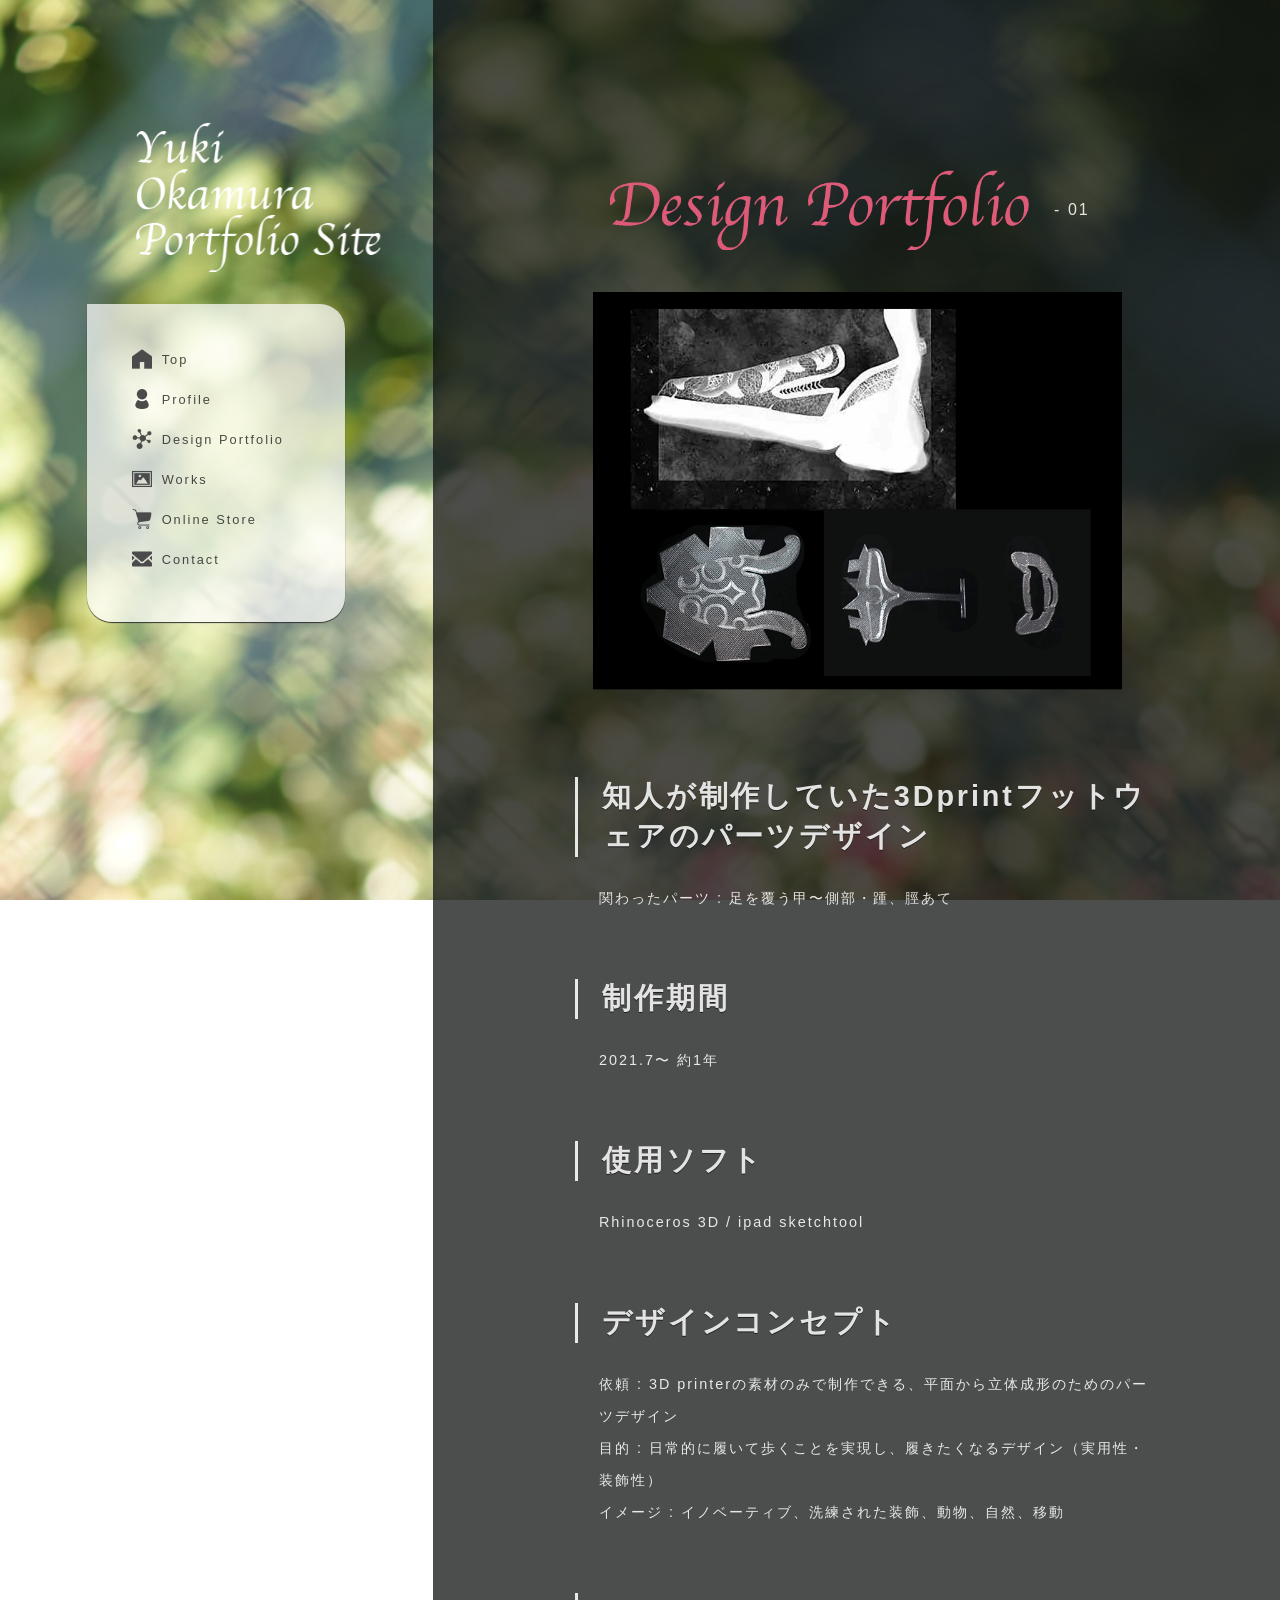
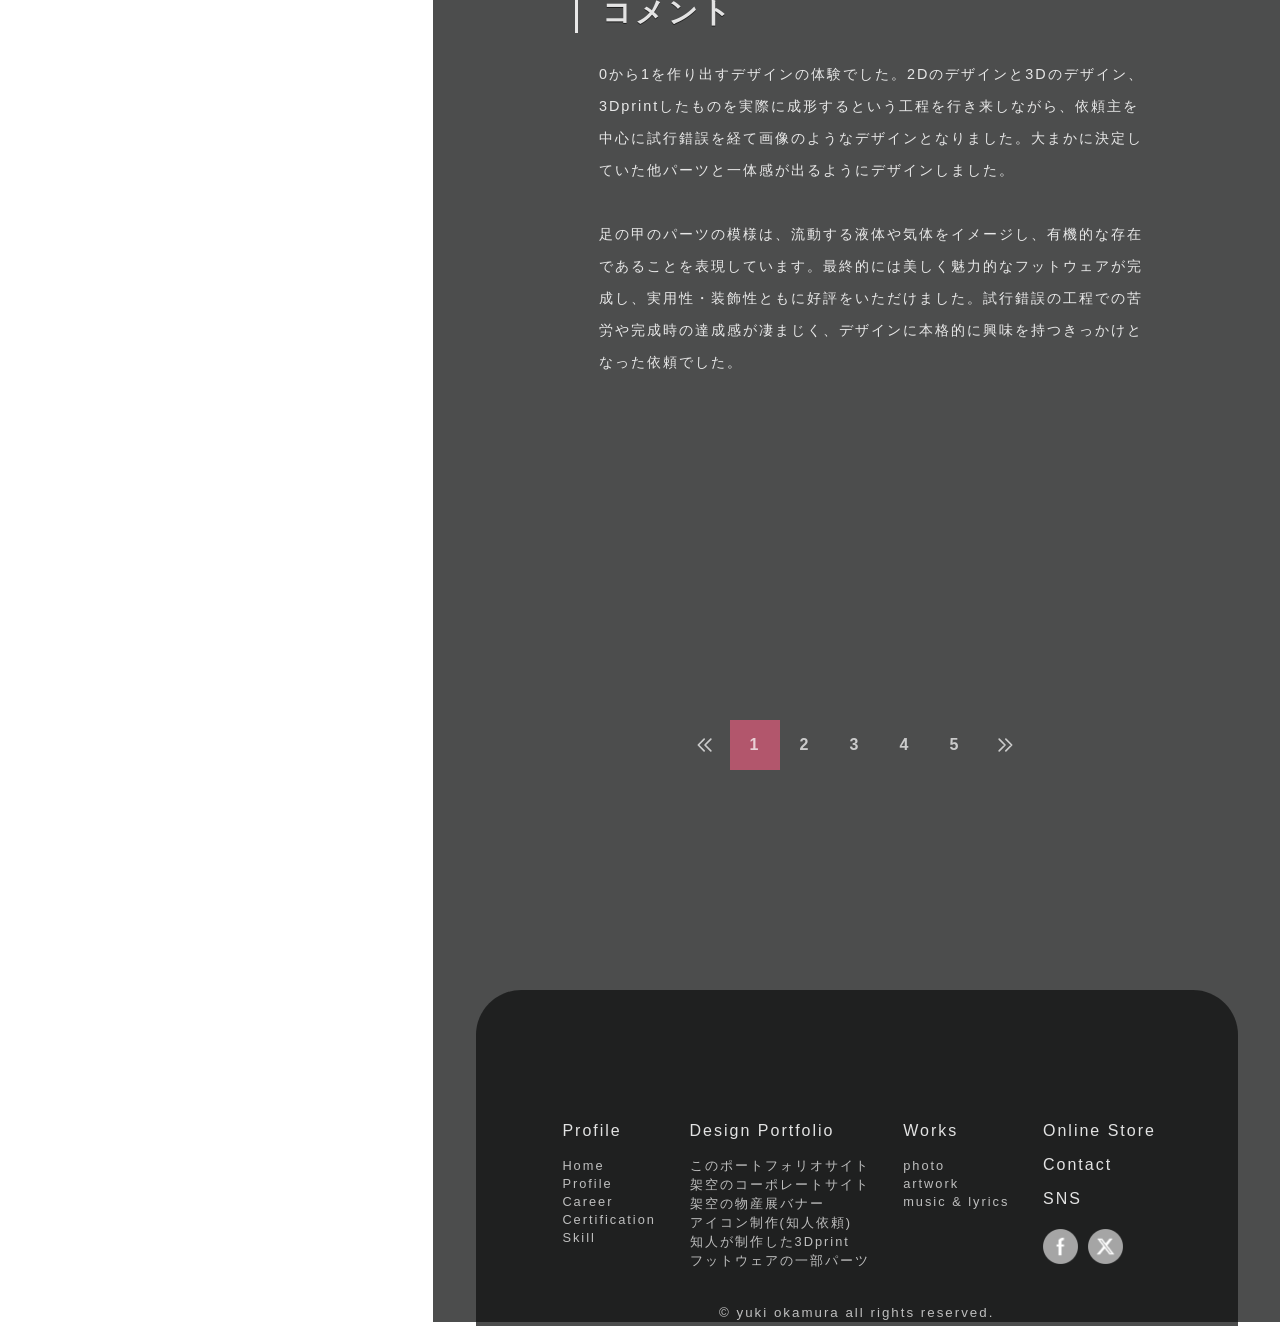
<file: portfolio_pages01.html>
<!DOCTYPE html>
<html lang="ja">

<head>
    <meta charset="UTF-8">
    <meta name="viewport" conetnt="width=device-width,initial-scale=1">
    <title>Yuki Okamura Portfolio site</title>
    <meta name="description"content="Yuki Okamuraのポートフォリオサイト">
    <meta name="author" content="Yuki Okamura">
    <meta name="keywords" content="岡村有希, OkamuraYuki, ポートフォリオサイト, Webデザイン">
    <link href="css/style.css" rel="stylesheet">
    <script src="js/script.js" defer></script>
</head>

<!--ここからページの内容を書きます-->
<body>
    <div id="loading">
        <img src="images/loading.png" alt="ローディング">
        <div id="loading-screen"></div>        
    </div> 
    <div id="main-backimg"></div>
    <div id="grid">
        <!--ヘッダー-->  
        <header id="header">
            <div id="title"></div>
            <nav id="g-nav">
                <div class="Toggle"><span></span><span></span><span></span></div>
                <div class="menu">
                    <ul>
                        <li><img src="images/icon_top.png" alt="topのアイコン"><a href="index.html">Top</a></li>
                        <li><img src="images/icon_prof.png" alt="profileのアイコン"><a href="#sec01">Profile</a></li>
                        <li><img src="images/icon_design.png" alt="designのアイコン"><a href="#sec02">Design Portfolio</a></li>
                        <li><img src="images/icon_works.png" alt="worksのアイコン"><a href="#sec03">Works</a></li>
                        <li><img src="images/icon_shop.png" alt="shopのアイコン"><a href="#sec04">Online Store</a></li>
                        <li><img src="images/icon_meil.png" alt="meilのアイコン"><a href="#sec05">Contact</a></li>
                    <ul>
                </div>
            </nav>
        </header>
        <!--メイン-->
        <main id="main">
            <section id="design-portfolio">
                <div class="design-title"><h2>DESIGN PORTFOLIO</h2><img id="designportfolio-img" src="images/designportfolio.png"><p>- 01</p></div>
                <img class="footwear-top" src="images/footwear_top.png" alt="フットウェアの一部デザイン">
                <div class="text-conteiner">
                    <ul>
                        <li><span>知人が制作していた3Dprintフットウェアのパーツデザイン</span></li>
                            <p>関わったパーツ : 足を覆う甲〜側部・踵、脛あて</p>
                        <li><span>制作期間</span></li>
                            <p>2021.7〜 約1年</p>
                        <li><span>使用ソフト</span></li>
                            <p>Rhinoceros 3D / ipad sketchtool</p>
                        <li><span>デザインコンセプト</span></li>
                            <p>依頼 : 3D printerの素材のみで制作できる、平面から立体成形のためのパーツデザイン
                            <br>目的 : 日常的に履いて歩くことを実現し、履きたくなるデザイン（実用性・装飾性）
                            <br>イメージ : イノベーティブ、洗練された装飾、動物、自然、移動</p>
                        <li><span>コメント</span></li>
                            <p>0から1を作り出すデザインの体験でした。2Dのデザインと3Dのデザイン、3Dprintしたものを実際に成形するという工程を行き来しながら、依頼主を中心に試行錯誤を経て画像のようなデザインとなりました。大まかに決定していた他パーツと一体感が出るようにデザインしました。
                            <br><br>足の甲のパーツの模様は、流動する液体や気体をイメージし、有機的な存在であることを表現しています。最終的には美しく魅力的なフットウェアが完成し、実用性・装飾性ともに好評をいただけました。試行錯誤の工程での苦労や完成時の達成感が凄まじく、デザインに本格的に興味を持つきっかけとなった依頼でした。</p>
                    </ul>
                </div>
                <ul class="Pagination">
                    <li class="Pagination-Item">
                        <a class="Pagination-Item-Link" href="portfolio_pages05.html">
                            <svg xmlns="https://www.w3.org/2000/svg" class="Pagination-Item-Link-Icon" fill="none" viewBox="0 0 24 24" stroke="currentColor" stroke-width="2">
                                <path stroke-linecap="round" stroke-linejoin="round" d="M11 19l-7-7 7-7m8 14l-7-7 7-7" />
                            </svg>
                        </a>
                    </li>
                    <li class="Pagination-Item">
                        <a class="Pagination-Item-Link isActive" href="portfolio_pages01.html"><span>1</span></a>
                    </li>
                    <li class="Pagination-Item">
                        <a class="Pagination-Item-Link" href="portfolio_pages02.html"><span>2</span></a>
                    </li>
                    <li class="Pagination-Item">
                        <a class="Pagination-Item-Link" href="portfolio_pages03.html"><span>3</span></a>
                    </li>
                    <li class="Pagination-Item">
                       <a class="Pagination-Item-Link" href="portfolio_pages04.html"><span>4</span></a>
                    </li>
                    <li class="Pagination-Item">
                        <a class="Pagination-Item-Link" href="portfolio_pages05.html"><span>5</span></a>
                    </li>
                    <li class="Pagination-Item">
                        <a class="Pagination-Item-Link" href="portfolio_pages02.html">
                            <svg xmlns="https://www.w3.org/2000/svg" class="Pagination-Item-Link-Icon" fill="none" viewBox="0 0 24 24" stroke="currentColor" stroke-width="2">
                                <path stroke-linecap="round" stroke-linejoin="round" d="M13 5l7 7-7 7M5 5l7 7-7 7" />
                            </svg>
                        </a>
                    </li>
                </ul>
            </section>
            <!--フッター--> 
            <footer id="footer">
                <ul class="footer-nav">
                    <li>
                        <p><a href="#sec01">Profile</a></p>
                        <ul class="footnav-child">
                            <li><p><a href="index.html">Home</a></p></li>
                            <li><p><a href="#sec01">Profile</a></p></li>
                            <li><p><a href="#sec01">Career</a></p></li>
                            <li><p><a href="#sec01">Certification</a></p></li>
                            <li><p><a href="#sec01">Skill</a></p></li>
                        </ul>
                    </li>
                    <li>
                        <p><a href="#sec02">Design Portfolio</a></p>
                        <ul class="footnav-child">
                            <li><p><a href="portfolio_pages05.html" target="_blank">このポートフォリオサイト</a></p></li>
                            <li><p><a href="portfolio_pages04.html" target="_blank">架空のコーポレートサイト</a></p></li>
                            <li><p><a href="portfolio_pages03.html" target="_blank">架空の物産展バナー</a></p></li>
                            <li><p><a href="portfolio_pages02.html" target="_blank">アイコン制作(知人依頼)</a></p></li>
                            <li><p><a href="portfolio_pages01.html" target="_blank">知人が制作した3Dprint<br>フットウェアの一部パーツ</a></p></li>
                        </ul>
                    </li>
                    <li>
                        <p><a href="#sec03">Works</a></p>
                        <ul class="footnav-child">
                            <li><p><a href="works_page.html#works-photo" target="_blank">photo</a></p></li>
                            <li><p><a href="works_page.html#works-artwork" target="_blank">artwork</a></p></li>
                            <li><p><a href="works_page.html#works-music" target="_blank">music & lyrics</a></p></li>
                        </ul>
                    </li>
                    <li>
                        <p><a href="#sec04">Online Store</a></p>
                        <p><a href="#sec05">Contact</a></p>   
                        <p>SNS</p>              
                        <div class="sns-btn">
                            <a href="https://www.facebook.com/profile.php?id=61552574230541" target="_blank" rel="noopener noreferrer"><img src="images/icon_fb.png" alt="facebook"></a>
                            <a href="https://twitter.com/oka0yuki" target="_blank" rel="noopener noreferrer"><img src="images/icon_X.png" alt="X" loading="lazy"></a>
                        </div>
                    </li>
                </ul>
                <p class="footer-copy"><small>&copy; yuki okamura all rights reserved.</small></p>
            </footer> 
        </main>
    </div>
</body>
</html>
</file>
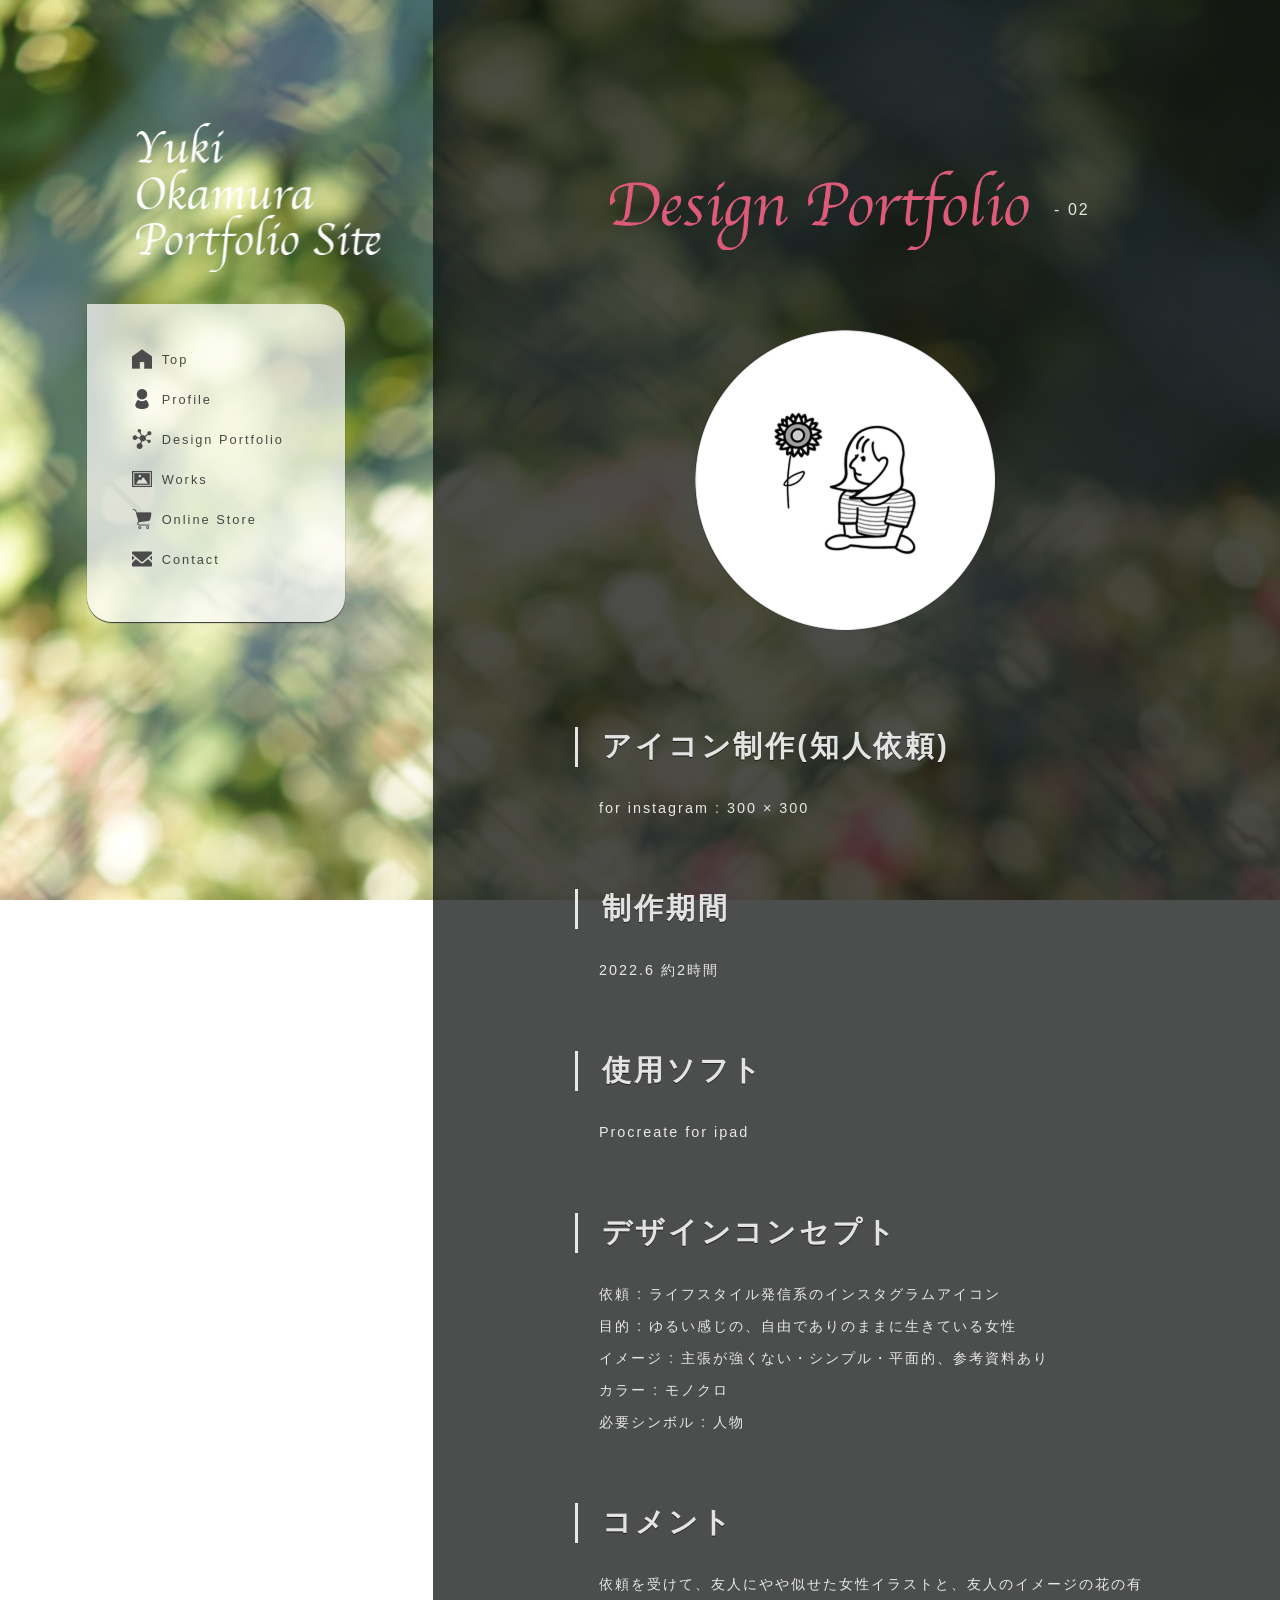
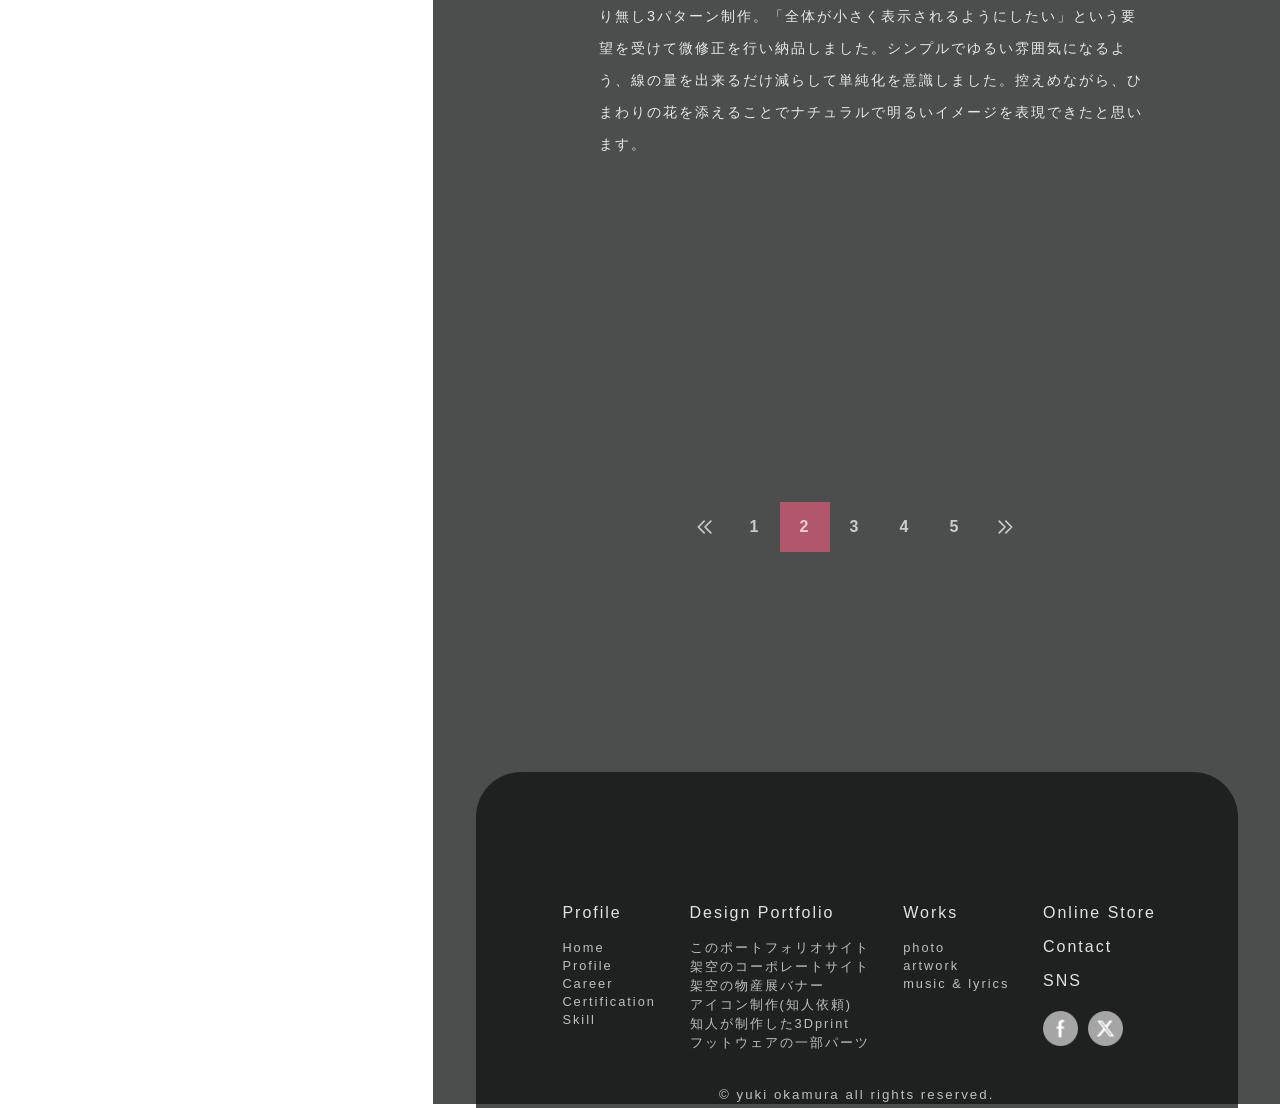
<file: portfolio_pages02.html>
<!DOCTYPE html>
<html lang="ja">

<head>
    <meta charset="UTF-8">
    <meta name="viewport" conetnt="width=device-width,initial-scale=1">
    <title>Yuki Okamura Portfolio site</title>
    <meta name="description"content="Yuki Okamuraのポートフォリオサイト">
    <meta name="author" content="Yuki Okamura">
    <meta name="keywords" content="岡村有希, OkamuraYuki, ポートフォリオサイト, Webデザイン">
    <link href="css/style.css" rel="stylesheet">
    <script src="js/script.js" defer></script>
</head>

<!--ここからページの内容を書きます-->
<body>
    <div id="loading">
        <img src="images/loading.png" alt="ローディング">
        <div id="loading-screen"></div>        
    </div> 
    <div id="main-backimg"></div>
    <div id="grid">
        <!--ヘッダー-->  
        <header id="header">
            <div id="title"></div>
            <nav id="g-nav">
                <div class="Toggle"><span></span><span></span><span></span></div>
                <div class="menu">
                    <ul>
                        <li><img src="images/icon_top.png" alt="topのアイコン"><a href="index.html">Top</a></li>
                        <li><img src="images/icon_prof.png" alt="profileのアイコン"><a href="#sec01">Profile</a></li>
                        <li><img src="images/icon_design.png" alt="designのアイコン"><a href="#sec02">Design Portfolio</a></li>
                        <li><img src="images/icon_works.png" alt="worksのアイコン"><a href="#sec03">Works</a></li>
                        <li><img src="images/icon_shop.png" alt="shopのアイコン"><a href="#sec04">Online Store</a></li>
                        <li><img src="images/icon_meil.png" alt="meilのアイコン"><a href="#sec05">Contact</a></li>
                    <ul>
                </div>
            </nav>
        </header>
        <!--メイン-->
        <main id="main">
            <section id="design-portfolio">
                <div class="design-title">
                    <h2>DESIGN PORTFOLIO</h2>
                    <img id="designportfolio-img" src="images/designportfolio.png"><p>- 02</p>
                </div>
                <img class="icon-top" src="images/icon-top.png" alt="アイコンのポートフォリオ">
                <div class="text-conteiner">
                    <ul>
                        <li><span>アイコン制作(知人依頼)</span></li>
                            <p>for instagram : 300 × 300</p>
                        <li><span>制作期間</span></li>
                            <p>2022.6 約2時間</p>
                        <li><span>使用ソフト</span></li>
                            <p>Procreate for ipad</p>
                        <li><span>デザインコンセプト</span></li>
                            <p>依頼 : ライフスタイル発信系のインスタグラムアイコン
                                <br>目的 : ゆるい感じの、自由でありのままに生きている女性
                                <br>イメージ : 主張が強くない・シンプル・平面的、参考資料あり
                                <br>カラー : モノクロ
                                <br>必要シンボル : 人物
                            </p>
                        <li><span>コメント</span></li>
                            <p>依頼を受けて、友人にやや似せた女性イラストと、友人のイメージの花の有り無し3パターン制作。「全体が小さく表示されるようにしたい」という要望を受けて微修正を行い納品しました。シンプルでゆるい雰囲気になるよう、線の量を出来るだけ減らして単純化を意識しました。控えめながら、ひまわりの花を添えることでナチュラルで明るいイメージを表現できたと思います。</p>
                    </ul>
                </div>
                <ul class="Pagination">
                    <li class="Pagination-Item">
                        <a class="Pagination-Item-Link" href="portfolio_pages05.html">
                            <svg xmlns="https://www.w3.org/2000/svg" class="Pagination-Item-Link-Icon" fill="none" viewBox="0 0 24 24" stroke="currentColor" stroke-width="2">
                                <path stroke-linecap="round" stroke-linejoin="round" d="M11 19l-7-7 7-7m8 14l-7-7 7-7" />
                            </svg>
                        </a>
                    </li>
                    <li class="Pagination-Item">
                        <a class="Pagination-Item-Link" href="portfolio_pages01.html"><span>1</span></a>
                    </li>
                    <li class="Pagination-Item">
                        <a class="Pagination-Item-Link isActive" href="portfolio_pages02.html"><span>2</span></a>
                    </li>
                    <li class="Pagination-Item">
                        <a class="Pagination-Item-Link" href="portfolio_pages03.html"><span>3</span></a>
                    </li>
                    <li class="Pagination-Item">
                        <a class="Pagination-Item-Link" href="portfolio_pages04.html"><span>4</span></a>
                    </li>
                    <li class="Pagination-Item">
                        <a class="Pagination-Item-Link" href="portfolio_pages05.html"><span>5</span></a>
                    </li>
                    <li class="Pagination-Item">
                        <a class="Pagination-Item-Link" href="portfolio_pages03.html">
                            <svg xmlns="https://www.w3.org/2000/svg" class="Pagination-Item-Link-Icon" fill="none" viewBox="0 0 24 24" stroke="currentColor" stroke-width="2">
                                <path stroke-linecap="round" stroke-linejoin="round" d="M13 5l7 7-7 7M5 5l7 7-7 7" />
                            </svg>
                        </a>
                    </li>
                </ul>
            </section>            <!--フッター--> 
            <footer id="footer">
                <ul class="footer-nav">
                    <li>
                        <p><a href="#sec01">Profile</a></p>
                        <ul class="footnav-child">
                            <li><p><a href="index.html">Home</a></p></li>
                            <li><p><a href="#sec01">Profile</a></p></li>
                            <li><p><a href="#sec01">Career</a></p></li>
                            <li><p><a href="#sec01">Certification</a></p></li>
                            <li><p><a href="#sec01">Skill</a></p></li>
                        </ul>
                    </li>
                    <li>
                        <p><a href="#sec02">Design Portfolio</a></p>
                        <ul class="footnav-child">
                            <li><p><a href="portfolio_pages05.html" target="_blank">このポートフォリオサイト</a></p></li>
                            <li><p><a href="portfolio_pages04.html" target="_blank">架空のコーポレートサイト</a></p></li>
                            <li><p><a href="portfolio_pages03.html" target="_blank">架空の物産展バナー</a></p></li>
                            <li><p><a href="portfolio_pages02.html" target="_blank">アイコン制作(知人依頼)</a></p></li>
                            <li><p><a href="portfolio_pages01.html" target="_blank">知人が制作した3Dprint<br>フットウェアの一部パーツ</a></p></li>
                        </ul>
                    </li>
                    <li>
                        <p><a href="#sec03">Works</a></p>
                        <ul class="footnav-child">
                            <li><p><a href="works_page.html#works-photo" target="_blank">photo</a></p></li>
                            <li><p><a href="works_page.html#works-artwork" target="_blank">artwork</a></p></li>
                            <li><p><a href="works_page.html#works-music" target="_blank">music & lyrics</a></p></li>
                        </ul>
                    </li>
                    <li>
                        <p><a href="#sec04">Online Store</a></p>
                        <p><a href="#sec05">Contact</a></p>   
                        <p>SNS</p>              
                        <div class="sns-btn">
                            <a href="https://www.facebook.com/profile.php?id=61552574230541" target="_blank" rel="noopener noreferrer"><img src="images/icon_fb.png" alt="facebook"></a>
                            <a href="https://twitter.com/oka0yuki" target="_blank" rel="noopener noreferrer"><img src="images/icon_X.png" alt="X" loading="lazy"></a>
                        </div>
                    </li>
                </ul>
                <p class="footer-copy"><small>&copy; yuki okamura all rights reserved.</small></p>
            </footer> 
        </main>
    </div>
</body>
</html>
</file>
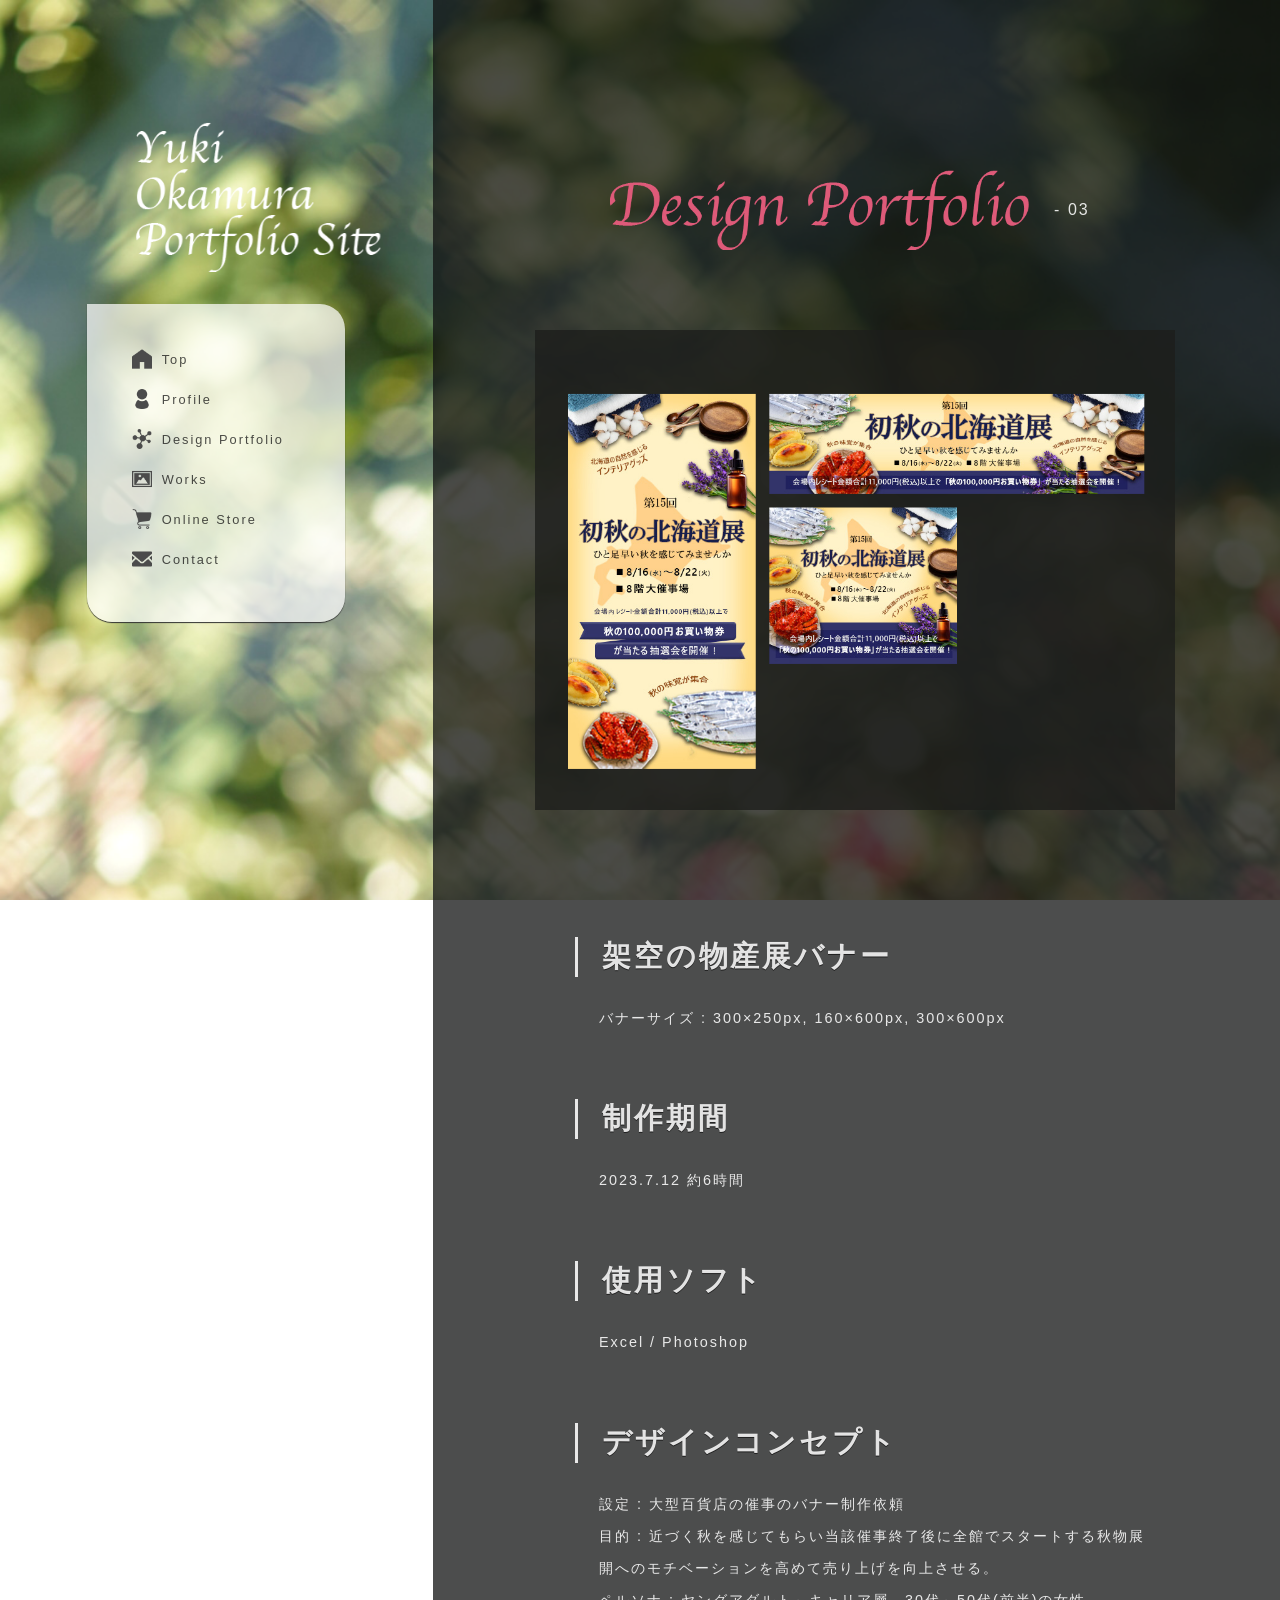
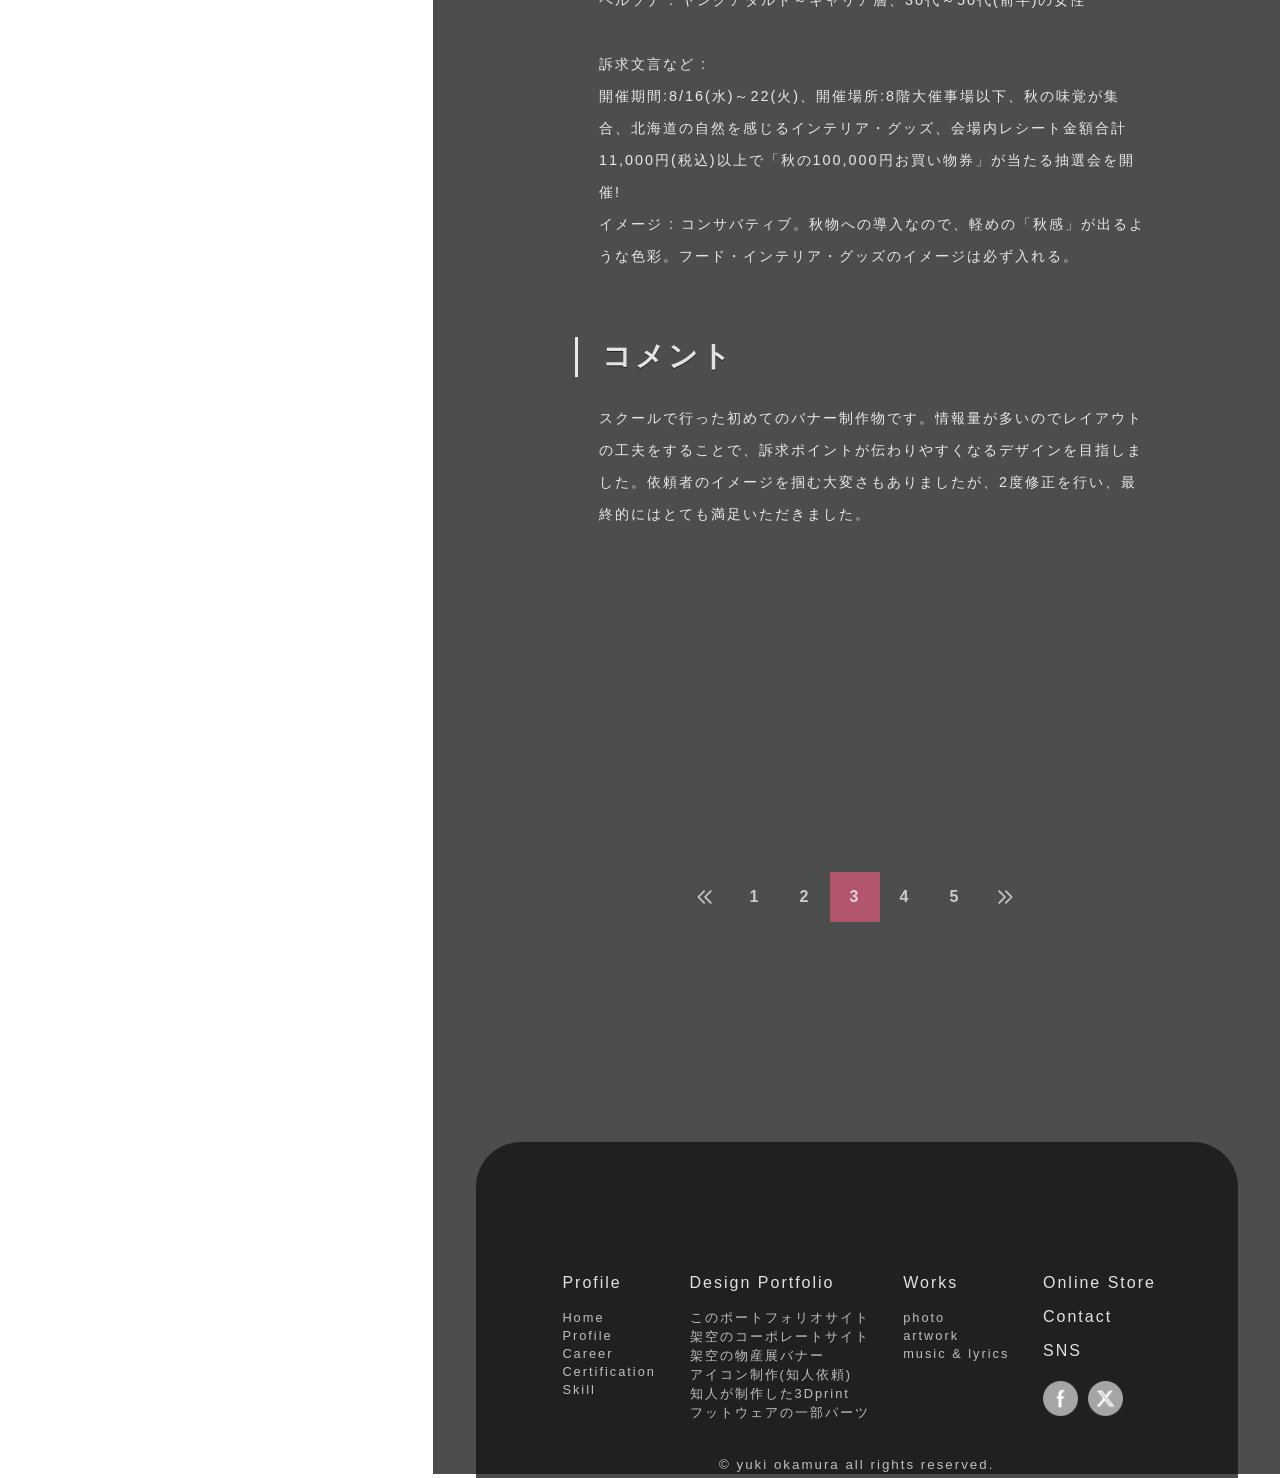
<file: portfolio_pages03.html>
<!DOCTYPE html>
<html lang="ja">

<head>
    <meta charset="UTF-8">
    <meta name="viewport" conetnt="width=device-width,initial-scale=1">
    <title>Yuki Okamura Portfolio site</title>
    <meta name="description"content="Yuki Okamuraのポートフォリオサイト">
    <meta name="author" content="Yuki Okamura">
    <meta name="keywords" content="岡村有希, OkamuraYuki, ポートフォリオサイト, Webデザイン">
    <link href="css/style.css" rel="stylesheet">
    <script src="js/script.js" defer></script>
</head>

<!--ここからページの内容を書きます-->
<body>
    <div id="loading">
        <img src="images/loading.png" alt="ローディング">
        <div id="loading-screen"></div>        
    </div> 
    <div id="main-backimg"></div>
    <div id="grid">
        <!--ヘッダー-->  
        <header id="header">
            <div id="title"></div>
            <nav id="g-nav">
                <div class="Toggle"><span></span><span></span><span></span></div>
                <div class="menu">
                    <ul>
                        <li><img src="images/icon_top.png" alt="topのアイコン"><a href="index.html">Top</a></li>
                        <li><img src="images/icon_prof.png" alt="profileのアイコン"><a href="#sec01">Profile</a></li>
                        <li><img src="images/icon_design.png" alt="designのアイコン"><a href="#sec02">Design Portfolio</a></li>
                        <li><img src="images/icon_works.png" alt="worksのアイコン"><a href="#sec03">Works</a></li>
                        <li><img src="images/icon_shop.png" alt="shopのアイコン"><a href="#sec04">Online Store</a></li>
                        <li><img src="images/icon_meil.png" alt="meilのアイコン"><a href="#sec05">Contact</a></li>
                    <ul>
                </div>
            </nav>
        </header>
        <!--メイン-->
        <main id="main">
            <section id="design-portfolio">
                <div class="design-title"><h2>DESIGN PORTFOLIO</h2><img id="designportfolio-img" src="images/designportfolio.png"><p>- 03</p></div>
                <img class="banner-top" src="images/banner_top.png" alt="架空の物産展バナー画像">
                <div class="text-conteiner">
                    <ul>
                        <li><span>架空の物産展バナー</span></li>
                            <p>バナーサイズ : 300×250px, 160×600px, 300×600px</p>
                        <li><span>制作期間</span></li>
                            <p>2023.7.12 約6時間</p>
                        <li><span>使用ソフト</span></li>
                            <p>Excel / Photoshop</p>
                        <li><span>デザインコンセプト</span></li>
                            <p>設定 : 大型百貨店の催事のバナー制作依頼
                            <br>目的 : 近づく秋を感じてもらい当該催事終了後に全館でスタートする秋物展開へのモチベーションを高めて売り上げを向上させる。
                            <br>ペルソナ : ヤングアダルト～キャリア層、30代～50代(前半)の女性
                            <br>
                            <br>訴求文言など : 
                            <br>開催期間:8/16(水)～22(火)、開催場所:8階大催事場以下、秋の味覚が集合、北海道の自然を感じるインテリア・グッズ、会場内レシート金額合計11,000円(税込)以上で「秋の100,000円お買い物券」が当たる抽選会を開催!
                            <br>イメージ : コンサバティブ。秋物への導入なので、軽めの「秋感」が出るような色彩。フード・インテリア・グッズのイメージは必ず入れる。</p>
                        <li><span>コメント</span></li>
                            <p>スクールで行った初めてのバナー制作物です。情報量が多いのでレイアウトの工夫をすることで、訴求ポイントが伝わりやすくなるデザインを目指しました。依頼者のイメージを掴む大変さもありましたが、2度修正を行い、最終的にはとても満足いただきました。</p>
                    </ul>
                </div>
                <ul class="Pagination">
                    <li class="Pagination-Item">
                        <a class="Pagination-Item-Link" href="portfolio_pages02.html">
                            <svg xmlns="https://www.w3.org/2000/svg" class="Pagination-Item-Link-Icon" fill="none" viewBox="0 0 24 24" stroke="currentColor" stroke-width="2">
                                <path stroke-linecap="round" stroke-linejoin="round" d="M11 19l-7-7 7-7m8 14l-7-7 7-7" />
                            </svg>
                        </a>
                    </li>
                    <li class="Pagination-Item">
                        <a class="Pagination-Item-Link" href="portfolio_pages01.html"><span>1</span></a>
                    </li>
                    <li class="Pagination-Item">
                        <a class="Pagination-Item-Link" href="portfolio_pages02.html"><span>2</span></a>
                    </li>
                    <li class="Pagination-Item">
                        <a class="Pagination-Item-Link isActive" href="portfolio_pages03.html"><span>3</span></a>
                    </li>
                    <li class="Pagination-Item">
                        <a class="Pagination-Item-Link" href="portfolio_pages04.html"><span>4</span></a>
                    </li>
                    <li class="Pagination-Item">
                        <a class="Pagination-Item-Link" href="portfolio_pages05.html"><span>5</span></a>
                    </li>
                    <li class="Pagination-Item">
                        <a class="Pagination-Item-Link" href="portfolio_pages04.html">
                            <svg xmlns="https://www.w3.org/2000/svg" class="Pagination-Item-Link-Icon" fill="none" viewBox="0 0 24 24" stroke="currentColor" stroke-width="2">
                                <path stroke-linecap="round" stroke-linejoin="round" d="M13 5l7 7-7 7M5 5l7 7-7 7" />
                            </svg>
                        </a>
                    </li>
                </ul>
            </section>
            <!--フッター--> 
            <footer id="footer">
                <ul class="footer-nav">
                    <li>
                        <p><a href="#sec01">Profile</a></p>
                        <ul class="footnav-child">
                            <li><p><a href="index.html">Home</a></p></li>
                            <li><p><a href="#sec01">Profile</a></p></li>
                            <li><p><a href="#sec01">Career</a></p></li>
                            <li><p><a href="#sec01">Certification</a></p></li>
                            <li><p><a href="#sec01">Skill</a></p></li>
                        </ul>
                    </li>
                    <li>
                        <p><a href="#sec02">Design Portfolio</a></p>
                        <ul class="footnav-child">
                            <li><p><a href="portfolio_pages05.html" target="_blank">このポートフォリオサイト</a></p></li>
                            <li><p><a href="portfolio_pages04.html" target="_blank">架空のコーポレートサイト</a></p></li>
                            <li><p><a href="portfolio_pages03.html" target="_blank">架空の物産展バナー</a></p></li>
                            <li><p><a href="portfolio_pages02.html" target="_blank">アイコン制作(知人依頼)</a></p></li>
                            <li><p><a href="portfolio_pages01.html" target="_blank">知人が制作した3Dprint<br>フットウェアの一部パーツ</a></p></li>
                        </ul>
                    </li>
                    <li>
                        <p><a href="#sec03">Works</a></p>
                        <ul class="footnav-child">
                            <li><p><a href="works_page.html#works-photo" target="_blank">photo</a></p></li>
                            <li><p><a href="works_page.html#works-artwork" target="_blank">artwork</a></p></li>
                            <li><p><a href="works_page.html#works-music" target="_blank">music & lyrics</a></p></li>
                        </ul>
                    </li>
                    <li>
                        <p><a href="#sec04">Online Store</a></p>
                        <p><a href="#sec05">Contact</a></p>   
                        <p>SNS</p>              
                        <div class="sns-btn">
                            <a href="https://www.facebook.com/profile.php?id=61552574230541" target="_blank" rel="noopener noreferrer"><img src="images/icon_fb.png" alt="facebook"></a>
                            <a href="https://twitter.com/oka0yuki" target="_blank" rel="noopener noreferrer"><img src="images/icon_X.png" alt="X" loading="lazy"></a>
                        </div>
                    </li>
                </ul>
                <p class="footer-copy"><small>&copy; yuki okamura all rights reserved.</small></p>
            </footer> 
        </main>
    </div>
</body>
</html>
</file>
<file: css/style.css>
/*
VARIANT
============================================ */
:root {
    --white: #ffffffdf; 
    --semiwhite: #ffffffb6;
    --black: #000000;
    --semiblack: #111212bf;
    --gray: #333333;
    --pink: #de5a79b1;
}

/*
GENERAL STYLING
============================================ */
body {
    width: 100vw;
    height: 100%;
    overflow-x: hidden;
    margin: 0;
    padding: 0;
    font-family:'メイリオ', 'Meiryo','MS ゴシック','Hiragino Kaku Gothic ProN','ヒラギノ角ゴ ProN W3',sans-serif;
}

h1, h2 {
    display: none;
}

p {
    color: var(--white);
    font-size: 16px;
    letter-spacing: 2px;
    overflow-wrap: break-word;
}

li {
    list-style: none;
    color: var(--white);
}

a {
    color: var(--white);
    text-decoration: none;
    font-size: 1rem;
    letter-spacing: 2px;
}

a:hover {
    text-decoration: underline var(--white);
    text-decoration-style: double;
    text-underline-offset: 5px;
}

/*
LOADING
============================================ */
#loading {
    background-color: var(--black);
    position: fixed;
    display: grid;
    inset: 0;
    z-index: 9999;
    place-items: center;
}

/*
#loading-screen {
    background-color: var(--white);
    position: fixed;
    inset: 0;
    z-index: 9998;
    translate: -100vw 0;
}*/

#loading img {
    width: 20vw;
    height: auto;
    position: absolute;
	top: 50%;
	left: 50%;
	transform: translate(-50%, -50%);
}


/*
HEADER
============================================ */

#grid {
    display: grid;
    justify-items: center;
}

#header {
    display: flex;
    width: 100%;
    height: 167px;
}

#title {
    display: block;
    position: fixed;
    width: 80%;
    background-image: url(../images/title_sp.png);
    height: 97px;
    margin: 42px 35px;
    background-size: contain;
    background-repeat: no-repeat;
    z-index: 999;
}

#g-nav {
    width: 100vw;
    height: auto;
    position: relative;
    top:0
}

.menu {
    position: fixed;
    text-align: center;
    width: 100%;
    height: 100vh;
    background-color: var(--semiwhite);
    transition: .5s ease;
    translate: -100vw 0;
    margin-top: 167px;
    z-index: 999;
}

#g-nav ul {
    width: auto;
    display: flex;
    flex-wrap: nowrap;
    align-items: center;
    flex-direction: column;
    padding: 10px 50px 50px 50px;
}

#g-nav li {
    display: flex;
    width: 100%;
    flex-direction: row;
    flex-wrap: nowrap;
    justify-content: flex-start;
    align-items: center;
    gap: 35px;
    padding: 30px 0px;
    border-bottom: solid 1px var(--black);
}

#g-nav img {
    width: 40px;
}

#g-nav a {
    color: var(--gray);
    font-size: 2em;
}

/*
HUMBERGER MENU
============================================ */
.menu.open {
    translate: 0 0;
}

.Toggle {
    display: block;
    position: fixed;
    width: 90px;
    height: 90px;
    cursor: pointer;
    z-index: 999;
    top: 35px;
    right: 35px;
    border: solid 2px var(--white);
    border-radius: 25px;
}
.Toggle span {
    display: block;
    position: absolute;
    width: 70px;
    right: 10px;
    border-bottom: solid 2px var(--white);
    transition: .30s ease-in-out;
}
.Toggle span:nth-child(1) {
    top: 23px;
}  
.Toggle span:nth-child(2) {
    top: 43px;
}
.Toggle span:nth-child(3) {
    top: 63px;
}
   
.Toggle.active span:nth-child(1) {
    top: 45px;
    transform: rotate(-45deg);
}

.Toggle.active span:nth-child(2),
.Toggle.active span:nth-child(3) {
    top: 45px;
    transform: rotate(45deg);
}

/*
SCROLLDOWN PATH 
============================================ */
.scrolldown{
	position:absolute;
	left: 10%;
	bottom: 5%;
	height: 70px;
}

.scrolldown::after{
	content: "";
	position: absolute;
	top: 0;
	width: 3px;
	height: 50px;
	background: var(--white);
	animation: pathmove 1.5s ease-in-out infinite;
	opacity:0;
}

@keyframes pathmove{
	0%{
		height:0;
		top:0;
		opacity: 0;
	}
	30%{
		height:50px;
		opacity: 1;
	}
	100%{
		height:0;
		top:70px;
		opacity: 0;
	}
}

/*
MAIN
============================================ */
#main-backimg {
    display: block;
    background-image: url(../images/background_sp.png);
    background-repeat: no-repeat;
    background-size: cover;
    position: fixed;
    width: 100vw;
    height: 100vh;
    top: 0;
    z-index: -9999;
}

main {
    width: 100vw;
}

section {
    margin: 150px 5%;
    background-color: var(--semiblack);
    padding: 200px 2% 200px; 
    border-radius: 0px 45px 45px 45px;
    position: relative;
}

/*
SECTION01 - PLOFILE
============================================ */
#sec01 {
    margin-top: 2000px;
}

#profile img {
    position: absolute;
    top: -15px;
    left: -20px;
    transform: rotate(-10deg);
    width: 400px;
    height: auto;
} 

.prf-img {
    display: block;
    width: 250px;
    height: 250px;
    margin: 0 auto;
    padding: 20px;
    border-radius: 50%;
}

.text-conteiner {
    padding: 50px 0;
}

.text-conteiner li {
    border-left: solid;
    text-shadow: 0px 1px 0px var(--semiblack);
    text-indent: -1em;
    padding-left: 25px;
}

.text-conteiner strong, 
.text-conteiner span {
    font-size: 1.8em;
    letter-spacing: 0.1em;
    color: var(--white);
    font-weight: bold;
    padding: 30px 5px 30px 15px;
}

.text-conteiner p {
    margin: 25px 24px 65px;
    padding: 0;
    font-size: 1.2em;
    line-height: 160%;
}

.text-conteiner a {
    text-decoration: underline;
    font-size: 0.9em;
    vertical-align: baseline;
}

.career-table {
    width: 100%;
    margin: 20px 0px 40px 12px;
    padding: 0;
    border-collapse: separate;
    border-spacing: 15px 10px;
}

.career-table td {
    color: var(--white);
    text-align: left;
    vertical-align: top;
    font-size: 1.9em;
    padding: 0;
    margin: 0;
    white-space: wrap;
}

.skill-icon {
    display: flex;
    gap: 2%;
    padding: 15px 15px 0px 15px;
    margin: 15px 10px 0px 10px;
    flex-wrap: wrap;
    justify-content: flex-start;
}

.skill-icon img {
    width: 75px;
    height: 75px;
}

/*
SECTION02 - DESIGN PORTFOLIO
============================================ */
#designportfolio img {
    position: absolute;
    top: -15px;
    left: -20px;
    transform: rotate(-10deg);
    width: 100%;
    height: auto;
} 

.design-container {
    display: flex;
    flex-wrap: nowrap;
    gap: 50px;
    padding-top: 100px;
    flex-direction: column;
    align-items: center;
}

.box {
    width: 552px;
    height: auto;
}

.box img {
    width: 552px;
    height: auto;
    margin: 10px 0;
    border-radius: 10px;
}

.box a {
    margin: 5px;
    font-size: 1.5em;
    padding: 5px;
}

.box p {
    margin: 0;
}

.date {
    margin-bottom: 0;
}

.date time {
    padding-left: 5px;
    font-size: 1.5em;
}

/*
SECTION03 - WORKS
============================================ */
#works img {
    position: absolute;
    top: -15px;
    left: -20px;
    transform: rotate(-10deg);
    width: 400px;
    height: auto;
}

.loop {
    display: flex;
    overflow: hidden;
    margin-top: 100px;
}

.loop_box {
    display: flex;
    margin: 0;
    padding: 0;
    animation: loop-list 50s linear infinite;
}

.loop_item {
    width: calc(100vw / 2);
    display: block;
}

.loop_item img {
    width: 100%;
}

@keyframes loop-list {
    from {
        transform: translateX(0);
    }
    to {
        transform: translateX(-100%);
    }
}

.works-box {
    display: flex;
    gap: 5%;
    flex-direction: row;
    flex-wrap: nowrap;
    justify-content: center;
    align-items: center;
    padding: 0;
    margin: 150px auto;
}

.works-btn {
	border: 2px solid var(--white);
    border-radius: 45px;
    text-align: center;
    white-space: nowrap;
}

.works-btn:hover {
    background-color: var(--pink);
    border: 2px solid var(--semiblack);
}

.works-btn p {
    margin: 5px 20px;
    font-size: 1rem;
}

/*
SECTION04 - ONLINE STORE
============================================ */
#onlinestore img {
    position: absolute;
    top: -15px;
    left: -20px;
    transform: rotate(-10deg);
    width: 700px;
    height: auto;
} 

.store-conteiner {
    display: flex;
    flex-wrap: wrap;
    justify-content: center;
    gap: 30px;
    margin: 100px 0px;
}

.suzuri-widget-product {
    width: 300px;
    text-align: center;
}

.suzuri-widget-product img {
    width: 300px;
    height: 300px;
    border-radius: 10px;
}

.suzuri-widget-product-wrap
.suzuri-widget-product-info p {
    text-align: left;
    color: var(--white) !important;
    margin: 0 auto !important;
    font-size: 1.6em !important;
}

.store-box {
    margin: 150px auto;
    width: fit-content;
    border: 2px solid var(--white);
    border-radius: 45px;
}

.store-box:hover {
    background-color: var(--pink);
    border: 2px solid var(--semiblack);
}

.store-btn p {
    margin: 5px 20px;
    font-size: 1rem;
}

/*
SECTION05 - CONTACT
============================================ */
#contact img {
    position: absolute;
    top: -15px;
    left: -20px;
    transform: rotate(-10deg);
    width: 500px;
    height: auto;
} 

form {
    width: 80%;
    display: flex;
    flex-direction: column;
    flex-wrap: nowrap;
    align-items: flex-start;
    gap: 15px;
    margin: 0 auto;
    padding: 100px 0;
}

.form-input {
    resize: vertical;
    width: 100%;
    background: var(--semiwhite);
    border: 2px solid #ffffffdc;
    border-radius: 10px;
    font-size: 1.8em;
    letter-spacing: 1.5px;
    margin: 0;
    padding: 15px;
}

.form-textarea {
    height: 250px;
    resize: vertical;
    width: 100%;
    background: var(--semiwhite);
    border: 2px solid var(--white);
    border-radius: 10px;
    font-size: 2em;
    letter-spacing: 1.5px;
    margin: 0;
    padding: 15px;
}

.contact-btn {
	display: inline-block;
	vertical-align: middle;
	margin: 80px auto;
	padding: 7px 40px;
	color: var(--white);
	text-decoration: none;
    font-size: 1rem;
    letter-spacing: 2.5px;
	background-color: transparent;
	border: 2px solid var(--white);
    border-radius: 40px;
	cursor: pointer;
}

.contact-btn:hover {
    background-color: var(--pink);
    border: 2px solid var(--semiblack);
}

.contact-btn p {
    padding: 0;
    margin: 0;
    font-size: 1rem;
}

/*
FOOTER
============================================ */
#footer {
    margin: 150px 5% -20px;
    background-color: var(--semiblack);
    padding: 100px 5% 0; 
    border-radius: 45px 45px 0 0;
}

.footer-nav {
    display: flex;
    flex-wrap: nowrap;
    justify-content: center;
    align-items: flex-start;
    flex-direction: row;
    text-align: left;
    gap: 5%;
    padding-left: 5px;
}

.footnav-child {
    padding: 0;
}

.footnav-child a {
    color: var(--semiwhite);
    text-align: center;
    font-size: 0.8em;
    margin: 0;
    padding: 0;
}

.footnav-child p {
    margin: 0;
    padding: 0;
}

.sns-btn {
    display: flex;
    gap: 10px;
}

.sns-btn img {
    width: 45px;
    margin: 5px;
}

.footer-copy {
    color: var(--semiwhite);
    text-align: center;
    padding: 5px;
    margin-top: 25px;
}

/* 
=======================================================================
DESIGN PORTFOLIOページのCSS
======================================================================= */
#design-portfolio {
    margin: 0;
    padding: 300px 5%; 
    background-color: transparent;
    border-radius: 0;
}

.design-title {
    display: flex;
    align-items: center;
    justify-content: center;
    flex-wrap: nowrap;
    flex-direction: row;
}

.design-title img {
    width: 419px;
    height: auto;
    padding-right: 15px;
}

.design-title p {
    font-size: 1rem;
    margin: 0;
    padding: 0 10px;
}

.footwear-top {
    width: 100%;
    margin: 0 auto;
    padding: 0;
}

.icon-top {
    width: 300px;
    height: auto;
    padding: 80px 25% 50px;
}

.banner-top {
    width: 100%;
    margin: 0 auto;
    padding: 80px 0;
}

.web-top {
    width: 800px;
    height: auto;
    padding: 0;
}

.portfolio-top {
    width: 800px;
    height: auto;
    padding: 0;
}

.Pagination {
    display: flex;
    align-items: center;
    justify-content: center;
    overflow: hidden;
    padding: 0;
    margin: 250px auto 0;
}

.Pagination a:hover {
    text-decoration: none;
}

.Pagination-Item-Link {
    display: flex;
    justify-content: center;
    align-items: center;
    flex-wrap: wrap;
    width: 50px;
    height: 50px;
    background: transparent;
    font-size: .8rem;
    color: var(--semiwhite);
    font-weight: bold;
    transition: all 0.15s linear;
}

.Pagination-Item-Link-Icon {
    width: 20px;
}

.Pagination-Item-Link.isActive {
    background: var(--pink);
    color: var(--semiwhite);
    pointer-events: none;
}
.Pagination-Item-Link:not(.isActive):hover {
    background: transparent;
    color: var(--semiwhite);
}

/* 
=======================================================================
WORKSページのCSS
======================================================================= */
#main {
    background-color: var(--semiblack);
    margin: -200px;
}

#works-photo, #works-artwork, #works-music {
    margin: 100px auto;
    padding: 200px 5% 0; 
    background-color: transparent;
    border-radius: 0;

}

.works-title {
    display: flex;
    align-items: center;
    justify-content: flex-start;
    flex-wrap: nowrap;
    flex-direction: row;
    padding-bottom: 25px;
}

.works-title img {
    width: 155px;
    height: auto;
}

.works-title p {
    font-size: 2em;
    margin: 0;
    padding: 0 10px;
}

.gallery {
    columns: 3;
    padding:0 15px;
}
    
.gallery li {
    margin-bottom: 20px;
}
    
.gallery img{
    width:100%;
    height:auto;
    vertical-align: bottom;
}
    
.gallery ul {
    margin:0;
    padding: 0;
}
    
a:hover,a:active {
    text-decoration: none;
}
    
.gallery p {
    margin:0 10px 10px 10px;
}

.music-conteiner {
    display: flex;
    padding: 50px 0 1100px 0;
    margin: 0 auto;
    flex-wrap: wrap;
    justify-content: center;
}


/*
=======================================================================
for PC 
======================================================================= */
@media screen and (min-width:1000px) {

    /*
    GENERAL STYLING
    ============================================ */
    #title {
        background-image: url(../images/title_pc.png);
        background-repeat: no-repeat;
        background-size: contain;
        position: fixed;
        width: 245px;
        height: 150px;
        top: 80px;
        left: 101px;
    }
    
    .main-backimg {
        background-image: url(../images/background_pc.png);
        background-repeat: no-repeat;
        background-size: cover;
        position: fixed;
        width: 100vw;
        height: 100vh;
    }

    main {
        width: 100%;
    }
    
    #grid {
        grid-template-columns: 1fr 2fr;
        justify-content: end;
        gap: 10px;
        margin:0;
        padding: 0;
    }
    
    section {
        max-width: 50vw;
        margin: 100px 50px;
        padding: 150px 45px;
    }
    
    /*
    HEADER
    ============================================ */
    #header {
        width: auto;
        margin: 0;
        padding: 0;
        display: flex;
        flex-direction: column;
        flex-wrap: nowrap;
    }
    
    .menu {
        position: fixed;
        text-align:right;
        background-color: var(--semiwhite);
        transition: none;
        translate: 0;
        border-radius: 0 25px 25px;
        height: 318px;
        width: 258px;
        box-shadow:  0 1px 1px 0 var(--gray);
    }
    
    #g-nav {
        width: auto;
        top: 137px;
        right: 125px;
    }
    
    #g-nav ul {
        width: auto;
        display: flex;
        align-items: flex-start;
        flex-direction: column;
        padding: 45px 35px;
        margin-top: -10px;
    }
    
    #g-nav li {
        display: flex;
        width: auto;
        flex-direction: row;
        flex-wrap: nowrap;
        justify-content: flex-start;
        align-items: center;
        gap: 10px;
        padding: 10px 10px;
        border-bottom: none;
        border-radius: 15px;
    }
    
    #g-nav li:hover {
        box-shadow: 0 3px 6px 0 var(--gray);
        transform: translateY(-0.1875em);
    }
    
    #g-nav img {
        width: 20px;
    }
    
    #g-nav a {
        color: var(--semiblack);
        font-size: .8rem;
    }
    
    .Toggle {
        display: none;
    }
    
    .scrolldown{
        left: 40%;
        bottom: 0;
        height: 70px;
    }
    
    /*
    SECTION01 - PLOFILE
    ============================================ */
    #sec01 {
        margin-top: 1000px;
    }
    
    #profile img {
        width: 250px;
    } 
    
    .prf-container {
        width: fit-content;
        margin-top: 0;
    }
    
    .prf-img {
        margin: 0 5%;
        width: 150px;
        height: 150px;
    }
    
    .text-conteiner {
        padding: 27px 0;
    }

    .text-conteiner p {
        font-size: .9rem;
        white-space: wrap;
        line-height: 2rem;
    }
    
    .text-conteiner a {
        text-decoration: underline;
        font-size: .7rem;
    }
    
    .career-table {
        margin: 20px 0 60px 12px;
        padding-right: 0;
    }
    
    .career-table td {
        font-size: .9rem;
        white-space: wrap;
        border-spacing: 12px 20px;
    }
    
    .skill-icon img {
        width: 40px;
        height: 41px;
    
    }
    /*
    SECTION02 - DESIGN PORTFOLIO
    ============================================ */
    #designportfolio img {
        width: 500px;
        top: 0px;
        left: -34px;
    } 
    
    .design-container {
        width: 100%;
        margin: 0 auto 100px;
    }
    
    .box {
        width: auto;
    }
    
    .box img {
        width: 450px;
    }
    
    .box a {
        margin: 5px;
        font-size: .9rem;
        padding: 5px;
    }
    
    .date time {
        padding-left: 5px;
        font-size: .9rem;
    }
    
    #works img {
        left: -31px;
        width: 240px;
    }
    
    .loop_item {
        width: 100%;
    }
    
    .loop_item img {
        width: 500px;
        height: auto;
    }
    
    /*
    SECTION04 - ONLINE STORE
    ============================================ */
    #onlinestore img {
        left: -30px;
        width: 420px;
    }
    
    .store-conteiner {
        width: 100%;
        margin: 0 auto;
    }
    
    .suzuri-widget-product {
        width: auto;
        text-align: center;
    }
    
    .suzuri-widget-product img {
        width: 200px;
        height: 200px;
        border-radius: 10px;
    }
    
    /*
    SECTION05 - CONTACT
    ============================================ */
    #contact img {
        top: -20px;
        left: -27px;
        width: 290px;
    }
    
    form {
        width: 70%;
    }
    
    .form-input {
        font-size: 1.2em;
    }
    
    .form-textarea {
        font-size: 1.4em;
    }
    
    #footer-a {
        margin-left: 47px;
        width: 50vw;
        padding: 60px 50px 0;
        border-radius: 0 25px 0 0;
    }
    
    .footnav-child {
        display: block;
        padding: 0;
    }
    
    .footnav-child a {
        color: var(--semiwhite);
        text-align: center;
        padding: 0;
        margin: 0;
    }
    
    .sns-btn img {
        width: 35px;
        margin: 5px 0;
    }
    
    /* 
    =======================================================================
    DESIGN PORTFOLIOページのCSS
    ======================================================================= */
   #design-portfolio {
        margin: 300px 10% 100px;
        padding: 70px 2%;
    }
    
    .Pagination-Item-Link {
        font-size: 1em;
    }
    
    /* 
    =======================================================================
    WORKSページのCSS
    ======================================================================= */
    .gallery {
        columns: 4;
    }
    
}
</file>
